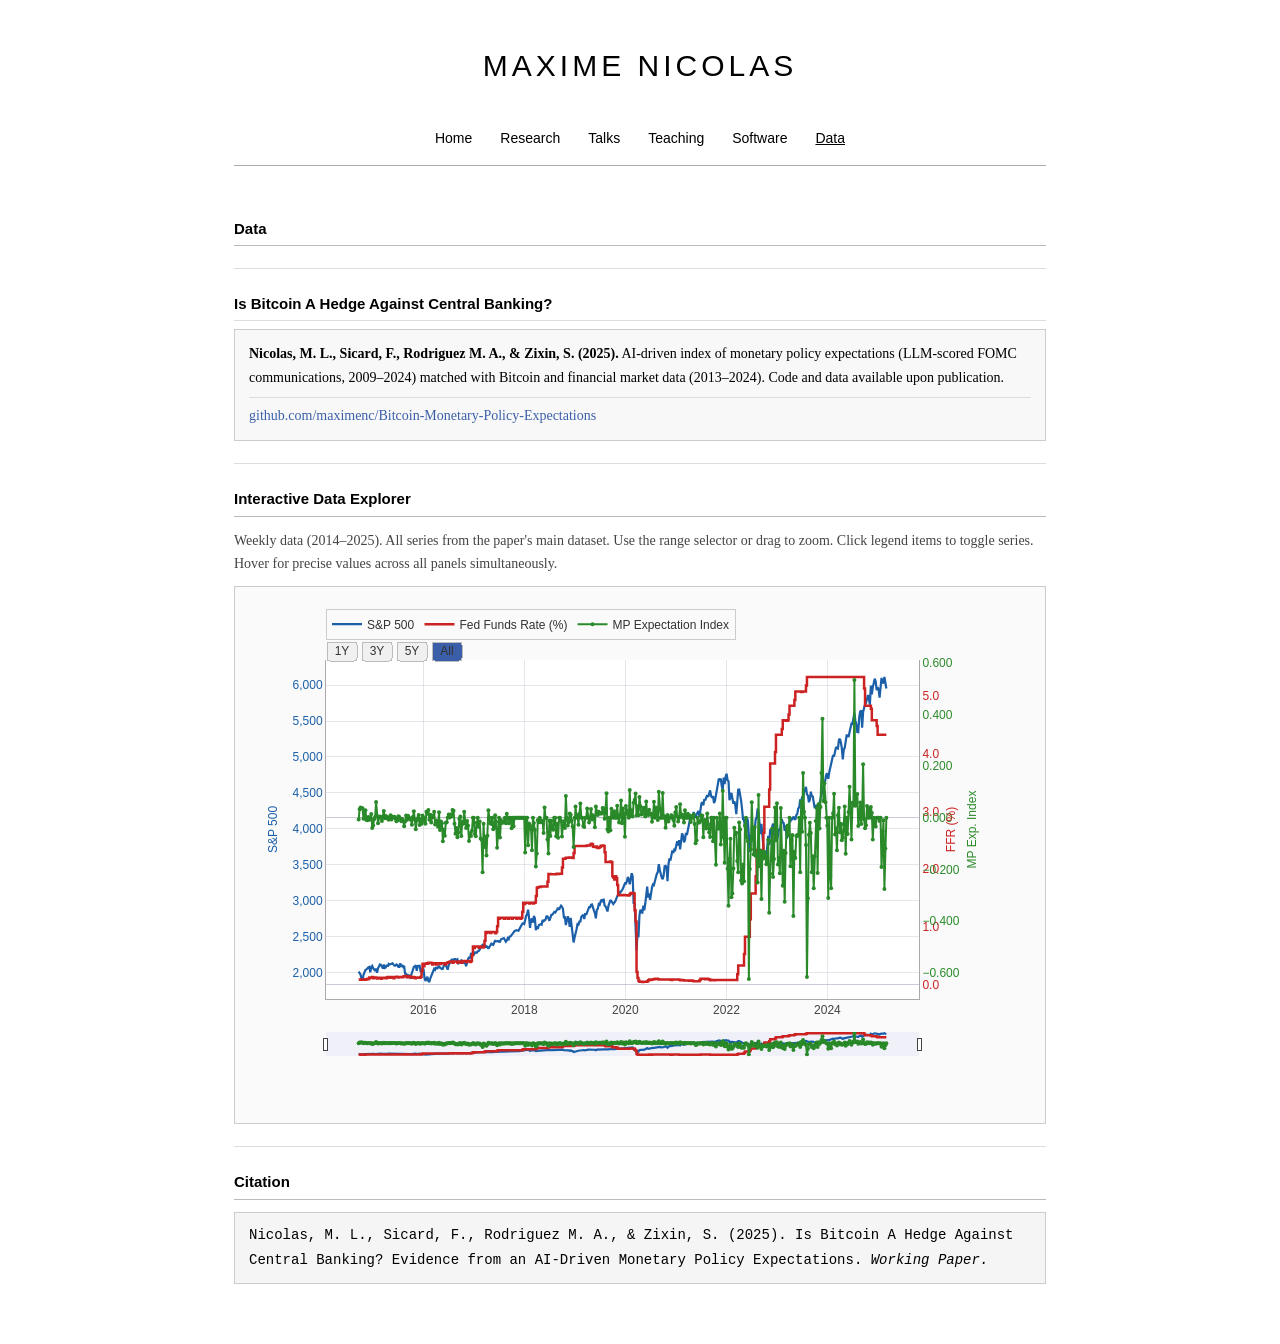
<file: data.html>
<!DOCTYPE html>
<html lang="en">
<head>
 <meta charset="UTF-8">
 <meta name="viewport" content="width=device-width, initial-scale=1.0">
 <title>Data – Maxime Nicolas</title>
 <link rel="stylesheet" href="style.css">
</head>
<body>
<div class="container">

 <!-- ── Site Header ─────────────────────────────── -->
 <header class="site-header">
  <a class="site-title" href="index.html">Maxime Nicolas</a>
  <nav class="top-nav">
   <a href="index.html">Home</a>
   <a href="research.html">Research</a>
   <a href="talks.html">Talks</a>
   <a href="teaching.html">Teaching</a>
   <a href="software.html">Software</a>
   <a href="data.html" class="active">Data</a>
  </nav>
 </header>

 <!-- ── Main Content ────────────────────────────── -->
 <main class="main-content">

  <div class="section-header">Data</div>

  <hr class="section-rule">

  <!-- Bitcoin / Monetary Policy Paper -->
  <h3 class="subsec">Is Bitcoin A Hedge Against Central Banking?</h3>

  <div style="border:1px solid #ccc;background:#f8f8f8;padding:12px 14px;margin-bottom:16px;font-size:14px;line-height:1.7;">
   <strong>Nicolas, M.&nbsp;L., Sicard, F., Rodriguez M.&nbsp;A., &amp; Zixin, S. (2025).</strong>
   AI-driven index of monetary policy expectations (LLM-scored FOMC communications, 2009–2024)
   matched with Bitcoin and financial market data (2013–2024).
   Code and data available upon publication.
   <span style="display:block;margin-top:8px;border-top:1px solid #ddd;padding-top:6px;">
    <a href="https://github.com/maximenc/Bitcoin-Monetary-Policy-Expectations" target="_blank">github.com/maximenc/Bitcoin-Monetary-Policy-Expectations</a>
   </span>
  </div>

  <hr class="section-rule">

  <!-- Interactive Chart -->
  <div class="section-header">Interactive Data Explorer</div>

  <p style="font-size:14px;line-height:1.7;margin-bottom:10px;color:#444;">
   Weekly data (2014–2025). All series from the paper's main dataset.
   Use the range selector or drag to zoom. Click legend items to toggle series.
   Hover for precise values across all panels simultaneously.
  </p>

  <div id="chart-container" style="
   border: 1px solid #ccc;
   background: #fafafa;
   padding: 10px 6px 6px 6px;
   margin-bottom: 16px;
   position: relative;
  ">
   <div id="mpe-chart" style="width:100%;height:520px;"></div>
   <div id="chart-loading" style="
    position:absolute;top:50%;left:50%;transform:translate(-50%,-50%);
    font-size:13px;color:#555;
    text-align:center;
   ">
    Loading data<span id="dots">...</span>
   </div>
  </div>

  <script src="https://cdn.plot.ly/plotly-2.35.2.min.js"></script>
  <script>
  (function() {
   let dotState = 0;
   const dotsEl = document.getElementById('dots');
   const dotTimer = setInterval(() => {
    dotState = (dotState + 1) % 4;
    dotsEl.textContent = '.'.repeat(dotState) || '...';
   }, 400);

   fetch('data/mpe_data_weekly.csv')
    .then(r => r.text())
    .then(raw => {
     clearInterval(dotTimer);
     document.getElementById('chart-loading').style.display = 'none';

     const lines = raw.trim().split('\n');
     const rows = lines.slice(1).map(l => {
      const v = l.split(',');
      return {
       date: v[0],
       sp500: parseFloat(v[1]),
       ffr: parseFloat(v[2]),
       mp_exp: parseFloat(v[3]),
       btc: parseFloat(v[4]),
       btc_ret: parseFloat(v[5])
      };
     });

     const dates = rows.map(r => r.date);
     const sp500 = rows.map(r => r.sp500);
     const ffr = rows.map(r => r.ffr);
     const mp_exp = rows.map(r => isNaN(r.mp_exp) ? null : r.mp_exp);

     const axStyle = {
      tickfont: { size: 12, color: '#444' },
      linecolor: '#aaa',
      linewidth: 1,
      gridcolor: 'rgba(180,180,200,0.35)',
      gridwidth: 1,
      zerolinecolor: 'rgba(150,150,180,0.5)',
      zerolinewidth: 1,
      showspikes: true,
      spikecolor: '#888',
      spikethickness: 1,
      spikedash: 'dot',
      spikemode: 'across',
     };

     const trSP500 = {
      x: dates, y: sp500,
      name: 'S&P 500',
      type: 'scatter', mode: 'lines',
      line: { color: '#1a5fa8', width: 2.2 },
      yaxis: 'y1',
      hovertemplate: '<b>S&P 500</b>: %{y:,.0f}<extra></extra>'
     };

     const trFFR = {
      x: dates, y: ffr,
      name: 'Fed Funds Rate (%)',
      type: 'scatter', mode: 'lines',
      line: { color: '#cc2222', width: 2.5, shape: 'hv' },
      yaxis: 'y2',
      hovertemplate: '<b>FFR</b>: %{y:.2f}%<extra></extra>'
     };

     const trMPexp = {
      x: dates, y: mp_exp,
      name: 'MP Expectation Index',
      type: 'scatter', mode: 'lines+markers',
      line: { color: '#2a8a2a', width: 2 },
      marker: { color: '#2a8a2a', size: 4 },
      yaxis: 'y3',
      connectgaps: false,
      hovertemplate: '<b>MP Exp.</b>: %{y:.4f}<extra></extra>'
     };

     const trMPzero = {
      x: [dates[0], dates[dates.length - 1]], y: [0, 0],
      type: 'scatter', mode: 'lines',
      line: { color: 'rgba(0,100,0,0.25)', width: 1, dash: 'dot' },
      yaxis: 'y3',
      showlegend: false, hoverinfo: 'skip'
     };

     const layout = {
      paper_bgcolor: '#fafafa',
      plot_bgcolor: '#ffffff',
      font: { size: 12, color: '#333' },
      margin: { t: 56, r: 120, b: 60, l: 85 },
      height: 520,
      showlegend: true,
      legend: {
       orientation: 'h',
       x: 0, y: 1.06,
       xanchor: 'left', yanchor: 'bottom',
       font: { size: 12 },
       bgcolor: 'rgba(250,250,250,0.8)',
       bordercolor: '#ccc', borderwidth: 1,
      },
      hovermode: 'x unified',
      hoverlabel: {
       bgcolor: '#fff',
       bordercolor: '#ccc',
       font: { size: 13, color: '#222' },
      },
      xaxis: {
       ...axStyle,
       rangeslider: { visible: true, thickness: 0.06, bgcolor: '#f0f0f8', bordercolor: '#bbb' },
       rangeselector: {
        buttons: [
         { count: 1, label: '1Y', step: 'year', stepmode: 'backward' },
         { count: 3, label: '3Y', step: 'year', stepmode: 'backward' },
         { count: 5, label: '5Y', step: 'year', stepmode: 'backward' },
         { step: 'all', label: 'All' }
        ],
        font: { size: 12 },
        bgcolor: '#f0f0f0', activecolor: '#3a5fa8',
        bordercolor: '#bbb', borderwidth: 1,
        x: 0, y: 1.01, xanchor: 'left',
       },
       showspikes: true, spikecolor: '#888',
       spikethickness: 1, spikedash: 'dot', spikemode: 'across+toaxis',
      },
      yaxis: {
       ...axStyle,
       title: { text: 'S&P 500', font: { size: 12, color: '#1a5fa8' }, standoff: 8 },
       tickformat: ',.0f',
       tickfont: { ...axStyle.tickfont, color: '#1a5fa8' },
      },
      yaxis2: {
       ...axStyle,
       overlaying: 'y',
       side: 'right',
       title: { text: 'FFR (%)', font: { size: 12, color: '#cc2222' }, standoff: 8 },
       tickformat: '.1f',
       tickfont: { ...axStyle.tickfont, color: '#cc2222' },
       showgrid: false,
      },
      yaxis3: {
       ...axStyle,
       overlaying: 'y',
       side: 'right',
       position: 1,
       anchor: 'free',
       title: { text: 'MP Exp. Index', font: { size: 12, color: '#2a8a2a' }, standoff: 8 },
       tickformat: '.3f',
       tickfont: { ...axStyle.tickfont, color: '#2a8a2a' },
       showgrid: false,
      },
      shapes: [],
      annotations: []
     };

     const config = {
      responsive: true,
      displaylogo: false,
      modeBarButtonsToRemove: ['select2d', 'lasso2d', 'autoScale2d'],
      toImageButtonOptions: {
       format: 'png', filename: 'mpe_data', height: 520, width: 1200, scale: 2
      }
     };

     Plotly.newPlot('mpe-chart', [trSP500, trFFR, trMPexp, trMPzero], layout, config);
    })
    .catch(err => {
     clearInterval(dotTimer);
     document.getElementById('chart-loading').innerHTML =
      '<span style="color:#cc0000;">Failed to load data. Run via a local server (e.g. <code>python -m http.server</code>).</span>';
    });
  })();
  </script>

  <hr class="section-rule">

  <!-- Citation -->
  <div class="section-header">Citation</div>
  <div style="background:#f5f5f5;border:1px solid #ccc;padding:10px 14px;font-size:14px;line-height:1.8;font-family:monospace;">
   Nicolas, M.&nbsp;L., Sicard, F., Rodriguez M.&nbsp;A., &amp; Zixin, S. (2025).
   Is Bitcoin A Hedge Against Central Banking? Evidence from an AI-Driven Monetary Policy Expectations.
   <em>Working Paper.</em>
  </div>

 </main>

</div>
</body>
</html>
</file>
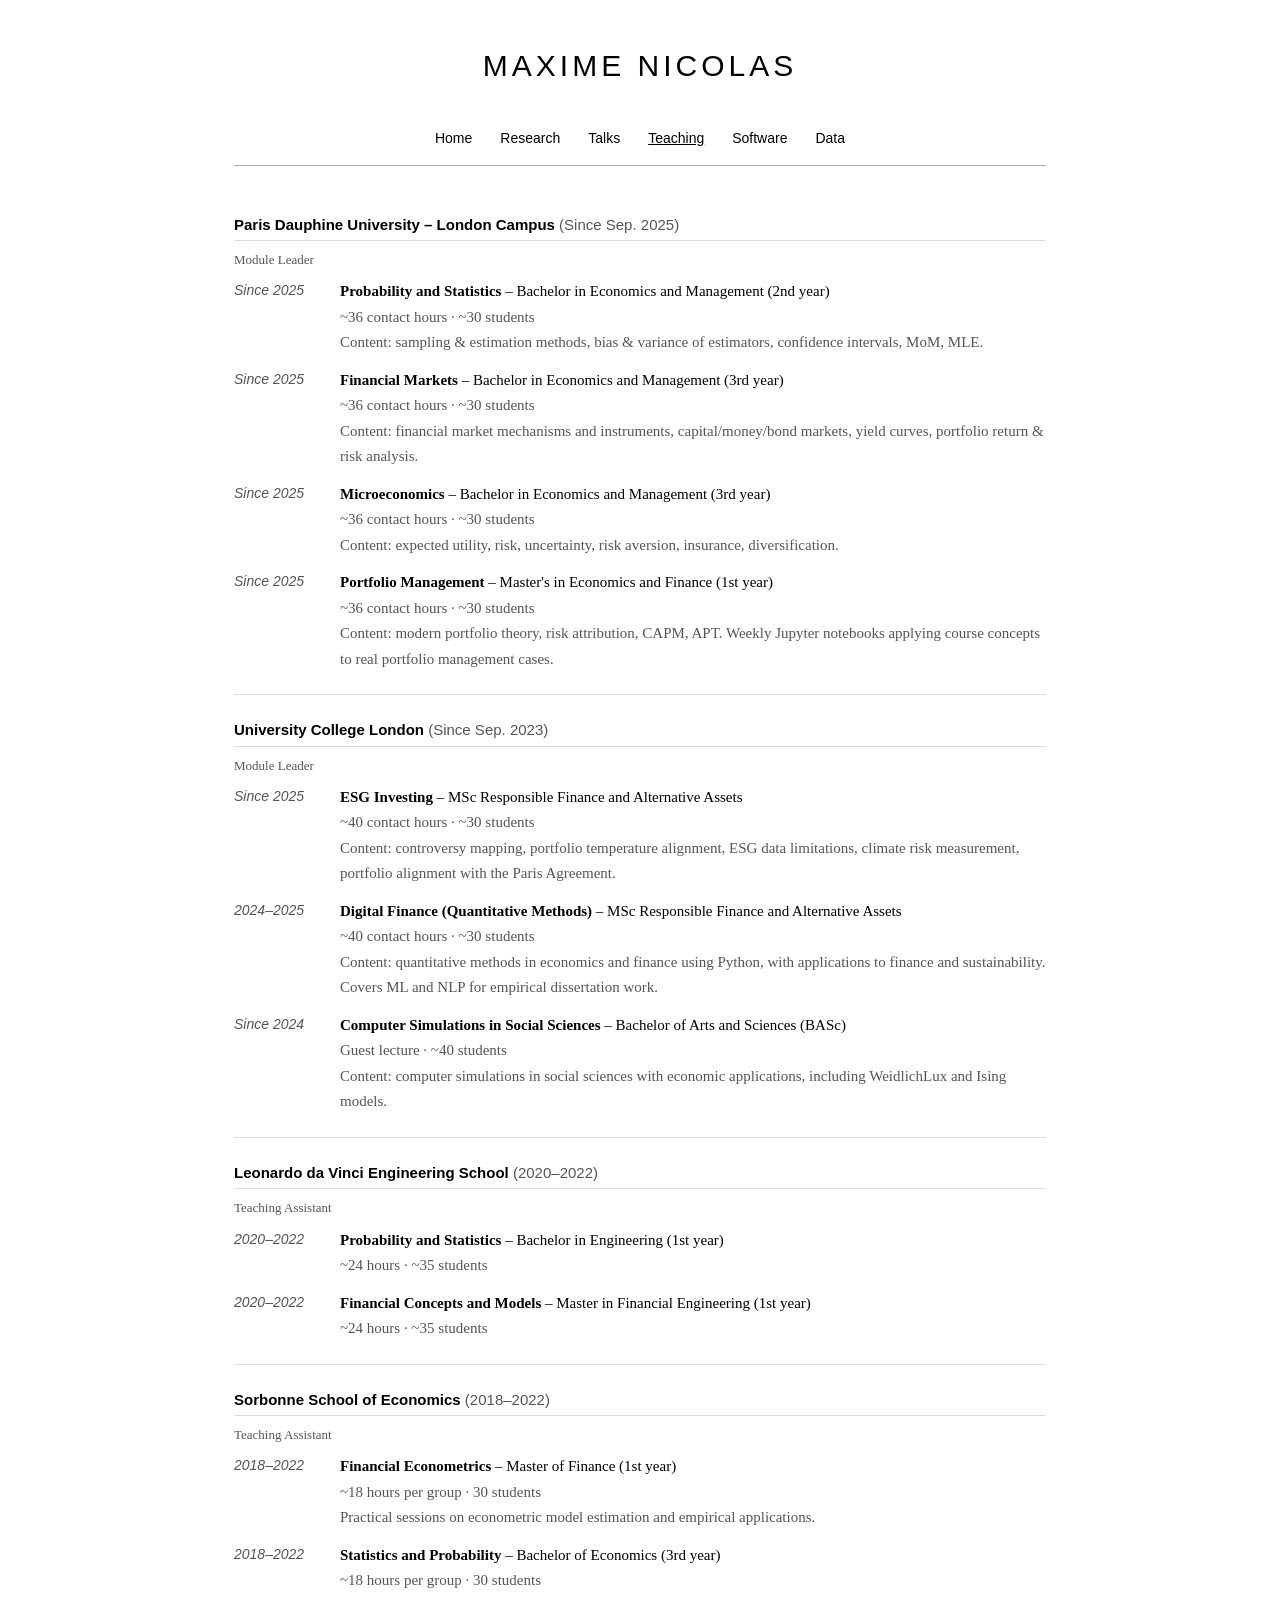
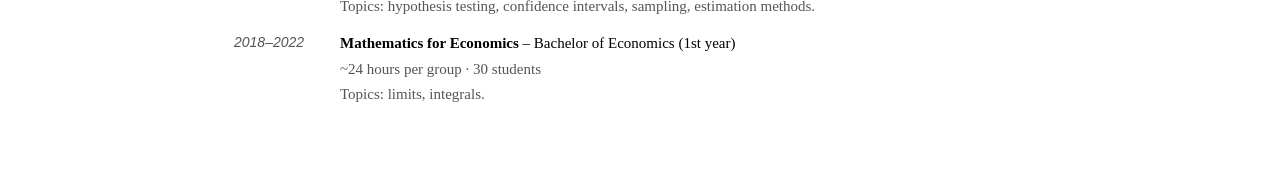
<file: teaching.html>
<!DOCTYPE html>
<html lang="en">
<head>
    <meta charset="UTF-8">
    <meta name="viewport" content="width=device-width, initial-scale=1.0">
    <title>Teaching – Maxime Nicolas</title>
    <link rel="stylesheet" href="style.css">
</head>
<body>
<div class="container">

    <!-- ── Site Header ─────────────────────────────── -->
    <header class="site-header">
        <a class="site-title" href="index.html">Maxime Nicolas</a>
        <nav class="top-nav">
            <a href="index.html">Home</a>
            <a href="research.html">Research</a>
            <a href="talks.html">Talks</a>
            <a href="teaching.html" class="active">Teaching</a>
            <a href="software.html">Software</a>
            <a href="data.html">Data</a>
        </nav>
    </header>

    <!-- ── Main Content ────────────────────────────── -->
    <main class="main-content">

        <!-- Paris Dauphine -->
        <h3 class="subsec">Paris Dauphine University – London Campus <span style="font-weight:normal;color:#555;">(Since Sep. 2025)</span></h3>
        <p style="font-size:13px;color:#555;margin-bottom:8px;">Module Leader</p>

        <div class="cv-entry">
            <div class="cv-year">Since 2025</div>
            <div class="cv-body">
                <strong>Probability and Statistics</strong> – Bachelor in Economics and Management (2nd year)<br>
                <span style="color:#555;">~36 contact hours · ~30 students<br>
                Content: sampling &amp; estimation methods, bias &amp; variance of estimators, confidence intervals, MoM, MLE.</span>
            </div>
        </div>

        <div class="cv-entry">
            <div class="cv-year">Since 2025</div>
            <div class="cv-body">
                <strong>Financial Markets</strong> – Bachelor in Economics and Management (3rd year)<br>
                <span style="color:#555;">~36 contact hours · ~30 students<br>
                Content: financial market mechanisms and instruments, capital/money/bond markets, yield curves, portfolio return &amp; risk analysis.</span>
            </div>
        </div>

        <div class="cv-entry">
            <div class="cv-year">Since 2025</div>
            <div class="cv-body">
                <strong>Microeconomics</strong> – Bachelor in Economics and Management (3rd year)<br>
                <span style="color:#555;">~36 contact hours · ~30 students<br>
                Content: expected utility, risk, uncertainty, risk aversion, insurance, diversification.</span>
            </div>
        </div>

        <div class="cv-entry">
            <div class="cv-year">Since 2025</div>
            <div class="cv-body">
                <strong>Portfolio Management</strong> – Master's in Economics and Finance (1st year)<br>
                <span style="color:#555;">~36 contact hours · ~30 students<br>
                Content: modern portfolio theory, risk attribution, CAPM, APT. Weekly Jupyter notebooks applying course concepts to real portfolio management cases.</span>
            </div>
        </div>

        <hr class="section-rule">

        <!-- UCL -->
        <h3 class="subsec">University College London <span style="font-weight:normal;color:#555;">(Since Sep. 2023)</span></h3>
        <p style="font-size:13px;color:#555;margin-bottom:8px;">Module Leader</p>

        <div class="cv-entry">
            <div class="cv-year">Since 2025</div>
            <div class="cv-body">
                <strong>ESG Investing</strong> – MSc Responsible Finance and Alternative Assets<br>
                <span style="color:#555;">~40 contact hours · ~30 students<br>
                Content: controversy mapping, portfolio temperature alignment, ESG data limitations, climate risk measurement, portfolio alignment with the Paris Agreement.</span>
            </div>
        </div>

        <div class="cv-entry">
            <div class="cv-year">2024–2025</div>
            <div class="cv-body">
                <strong>Digital Finance (Quantitative Methods)</strong> – MSc Responsible Finance and Alternative Assets<br>
                <span style="color:#555;">~40 contact hours · ~30 students<br>
                Content: quantitative methods in economics and finance using Python, with applications to finance and sustainability. Covers ML and NLP for empirical dissertation work.</span>
            </div>
        </div>

        <div class="cv-entry">
            <div class="cv-year">Since 2024</div>
            <div class="cv-body">
                <strong>Computer Simulations in Social Sciences</strong> – Bachelor of Arts and Sciences (BASc)<br>
                <span style="color:#555;">Guest lecture · ~40 students<br>
                Content: computer simulations in social sciences with economic applications, including WeidlichLux and Ising models.</span>
            </div>
        </div>

        <hr class="section-rule">

        <!-- Leonardo da Vinci -->
        <h3 class="subsec">Leonardo da Vinci Engineering School <span style="font-weight:normal;color:#555;">(2020–2022)</span></h3>
        <p style="font-size:13px;color:#555;margin-bottom:8px;">Teaching Assistant</p>

        <div class="cv-entry">
            <div class="cv-year">2020–2022</div>
            <div class="cv-body">
                <strong>Probability and Statistics</strong> – Bachelor in Engineering (1st year)<br>
                <span style="color:#555;">~24 hours · ~35 students</span>
            </div>
        </div>

        <div class="cv-entry">
            <div class="cv-year">2020–2022</div>
            <div class="cv-body">
                <strong>Financial Concepts and Models</strong> – Master in Financial Engineering (1st year)<br>
                <span style="color:#555;">~24 hours · ~35 students</span>
            </div>
        </div>

        <hr class="section-rule">

        <!-- Sorbonne -->
        <h3 class="subsec">Sorbonne School of Economics <span style="font-weight:normal;color:#555;">(2018–2022)</span></h3>
        <p style="font-size:13px;color:#555;margin-bottom:8px;">Teaching Assistant</p>

        <div class="cv-entry">
            <div class="cv-year">2018–2022</div>
            <div class="cv-body">
                <strong>Financial Econometrics</strong> – Master of Finance (1st year)<br>
                <span style="color:#555;">~18 hours per group · 30 students<br>
                Practical sessions on econometric model estimation and empirical applications.</span>
            </div>
        </div>

        <div class="cv-entry">
            <div class="cv-year">2018–2022</div>
            <div class="cv-body">
                <strong>Statistics and Probability</strong> – Bachelor of Economics (3rd year)<br>
                <span style="color:#555;">~18 hours per group · 30 students<br>
                Topics: hypothesis testing, confidence intervals, sampling, estimation methods.</span>
            </div>
        </div>

        <div class="cv-entry">
            <div class="cv-year">2018–2022</div>
            <div class="cv-body">
                <strong>Mathematics for Economics</strong> – Bachelor of Economics (1st year)<br>
                <span style="color:#555;">~24 hours per group · 30 students<br>
                Topics: limits, integrals.</span>
            </div>
        </div>

    </main>

</div>
</body>
</html>
</file>
<file: style.css>
* { margin: 0; padding: 0; box-sizing: border-box; }

body {
    font-family: Georgia, 'Times New Roman', serif;
    font-size: 15px;
    line-height: 1.7;
    background: #fff;
    color: #000;
}

/* ── Container ──────────────────────────────────── */
.container {
    max-width: 860px;
    margin: 0 auto;
    padding: 0 24px;
}

/* ── Site header ────────────────────────────────── */
.site-header {
    text-align: center;
    padding: 40px 0 0;
    border-bottom: 1px solid #aaa;
}

.site-title {
    font-family: Arial, Helvetica, sans-serif;
    font-size: 30px;
    font-weight: normal;
    letter-spacing: 4px;
    text-transform: uppercase;
    color: #000;
    margin-bottom: 22px;
    text-decoration: none;
    display: block;
}

/* ── Top navigation ─────────────────────────────── */
.top-nav {
    display: flex;
    justify-content: center;
    gap: 28px;
    padding: 14px 0;
}

.top-nav a {
    font-family: Arial, Helvetica, sans-serif;
    font-size: 14px;
    color: #000;
    text-decoration: none;
}

.top-nav a:hover {
    text-decoration: underline;
}

.top-nav a.active {
    text-decoration: underline;
}

/* ── Main content ───────────────────────────────── */
.main-content {
    padding: 28px 0 60px;
}

/* ── Section headers ────────────────────────────── */
.section-header {
    font-family: Arial, Helvetica, sans-serif;
    font-size: 15px;
    font-weight: bold;
    color: #000;
    border-bottom: 1px solid #bbb;
    margin: 22px 0 12px 0;
    padding-bottom: 4px;
}

h3.subsec {
    font-family: Arial, Helvetica, sans-serif;
    font-size: 15px;
    font-weight: bold;
    color: #000;
    border-bottom: 1px solid #ddd;
    padding-bottom: 3px;
    margin: 18px 0 8px;
}

hr.section-rule {
    border: none;
    border-top: 1px solid #ddd;
    margin: 22px 0;
}

/* ── About section ──────────────────────────────── */
.about-grid {
    display: flex;
    gap: 22px;
    margin-bottom: 14px;
}

.about-photo img {
    width: 140px;
    height: 140px;
    border: 1px solid #ccc;
    display: block;
}

.about-text {
    flex: 1;
    font-size: 15px;
    line-height: 1.7;
}

/* ── Contact links ──────────────────────────────── */
.contact-links {
    margin-top: 10px;
    font-size: 15px;
    display: flex;
    flex-wrap: wrap;
    align-items: center;
    gap: 4px 0;
}

.contact-links a {
    display: inline-flex;
    align-items: center;
    gap: 5px;
    color: #3a5fa8;
    text-decoration: none;
}

.contact-links a:hover { text-decoration: underline; }
.contact-links i,
.contact-links .ai { font-size: 16px; vertical-align: middle; }
.contact-sep { color: #bbb; margin: 0 8px; }
.contact-plain { color: #3a5fa8; }

/* ── Article list (home page) ───────────────────── */
.article-list { counter-reset: art; }

.article-item {
    margin-bottom: 12px;
    font-size: 15px;
    line-height: 1.7;
    padding-left: 42px;
    position: relative;
}

.article-list .article-item::before {
    counter-increment: art;
    content: "[" counter(art) "]";
    position: absolute;
    left: 0;
    font-size: 14px;
    color: #666;
    line-height: 1.7;
    font-family: Arial, Helvetica, sans-serif;
}

.article-item a { color: #3a5fa8; text-decoration: none; }
.article-item a:hover { text-decoration: underline; }

.article-item .pub-venue,
.pub-body .jname {
    font-style: normal;
    font-weight: bold;
}

.article-item .pub-link { font-size: 13px; display: inline; }
.article-item .pub-link a,
.pub-body > a {
    color: #3a5fa8;
    text-decoration: underline;
}

/* ── Numbered pub list (research page) ─────────── */
.pub-item {
    display: flex;
    gap: 12px;
    margin-bottom: 14px;
    font-size: 15px;
    line-height: 1.7;
}

.pub-num {
    font-family: Arial, Helvetica, sans-serif;
    font-size: 14px;
    min-width: 36px;
    color: #666;
    flex-shrink: 0;
}

.pub-body a { color: #3a5fa8; text-decoration: none; }
.pub-body a:hover { text-decoration: underline; }

/* ── Code & Data ─────────────────────────────────── */
.code-data {
    display: block;
    font-size: 13px;
    color: #555;
    margin-top: 3px;
}

.code-data .cd-label { font-weight: bold; color: #333; }

.code-data a {
    color: #3a5fa8;
    text-decoration: underline;
}

/* ── Badge tags ─────────────────────────────────── */
.badge {
    display: inline-block;
    font-family: Arial, Helvetica, sans-serif;
    font-size: 12px;
    padding: 1px 6px;
    margin-left: 4px;
    vertical-align: middle;
    border: 1px solid;
}

.badge-pub { background: #e8f5e8; color: #2a6b2a; border-color: #7ab87a; }
.badge-wp  { background: #fff8e0; color: #7a5500; border-color: #ddb755; }
.badge-new { background: #ffe8e8; color: #880000; border-color: #cc5555; }
.badge-sw  { background: #e8eeff; color: #2244aa; border-color: #7799dd; }

/* ── CV entries ─────────────────────────────────── */
.cv-entry {
    display: flex;
    gap: 16px;
    margin-bottom: 12px;
    font-size: 15px;
    line-height: 1.7;
}

.cv-year {
    font-family: Arial, Helvetica, sans-serif;
    font-size: 14px;
    min-width: 90px;
    color: #555;
    font-style: italic;
    flex-shrink: 0;
}

.cv-body strong { font-weight: bold; }

.cv-sub {
    padding-left: 14px;
    color: #444;
    line-height: 1.7;
    display: block;
}

.cv-sub::before { content: "– "; color: #aaa; }

/* ── Talks ──────────────────────────────────────── */
.talk-block { margin-bottom: 16px; }

.talk-year-label {
    font-family: Arial, Helvetica, sans-serif;
    font-size: 15px;
    font-weight: bold;
    color: #000;
    border-bottom: 1px solid #eee;
    padding-bottom: 3px;
    margin-bottom: 7px;
}

.talk-item {
    padding-left: 20px;
    font-size: 15px;
    line-height: 1.7;
    margin-bottom: 5px;
    position: relative;
}

.talk-item::before { content: "·"; position: absolute; left: 7px; color: #999; }

/* ── Project / info boxes ────────────────────────── */
.proj-logo {
    width: 100%;
    max-width: 220px;
    max-height: 74px;
    object-fit: contain;
    display: block;
    margin-bottom: 10px;
}

.proj-badges {
    display: flex;
    flex-direction: column;
    gap: 5px;
    margin: 6px 0 10px 0;
}

.proj-badges a { display: block; line-height: 0; }
.proj-badges img { height: 20px; width: auto; max-width: 100%; }

/* ── Global link reset in main ───────────────────── */
.main-content a {
    color: #3a5fa8;
    text-decoration: none;
    font-weight: normal;
}

.main-content a:hover { text-decoration: underline; }
.main-content a::before { content: none; }

/* Override for contact links */
.contact-links a::before { content: none; }

/* ── Responsive ─────────────────────────────────── */
@media (max-width: 640px) {
    .site-title { font-size: 22px; letter-spacing: 2px; }
    .top-nav { flex-wrap: wrap; gap: 10px 16px; }
    .about-grid { flex-direction: column; }
    .cv-entry { flex-direction: column; gap: 2px; }
}
</file>
